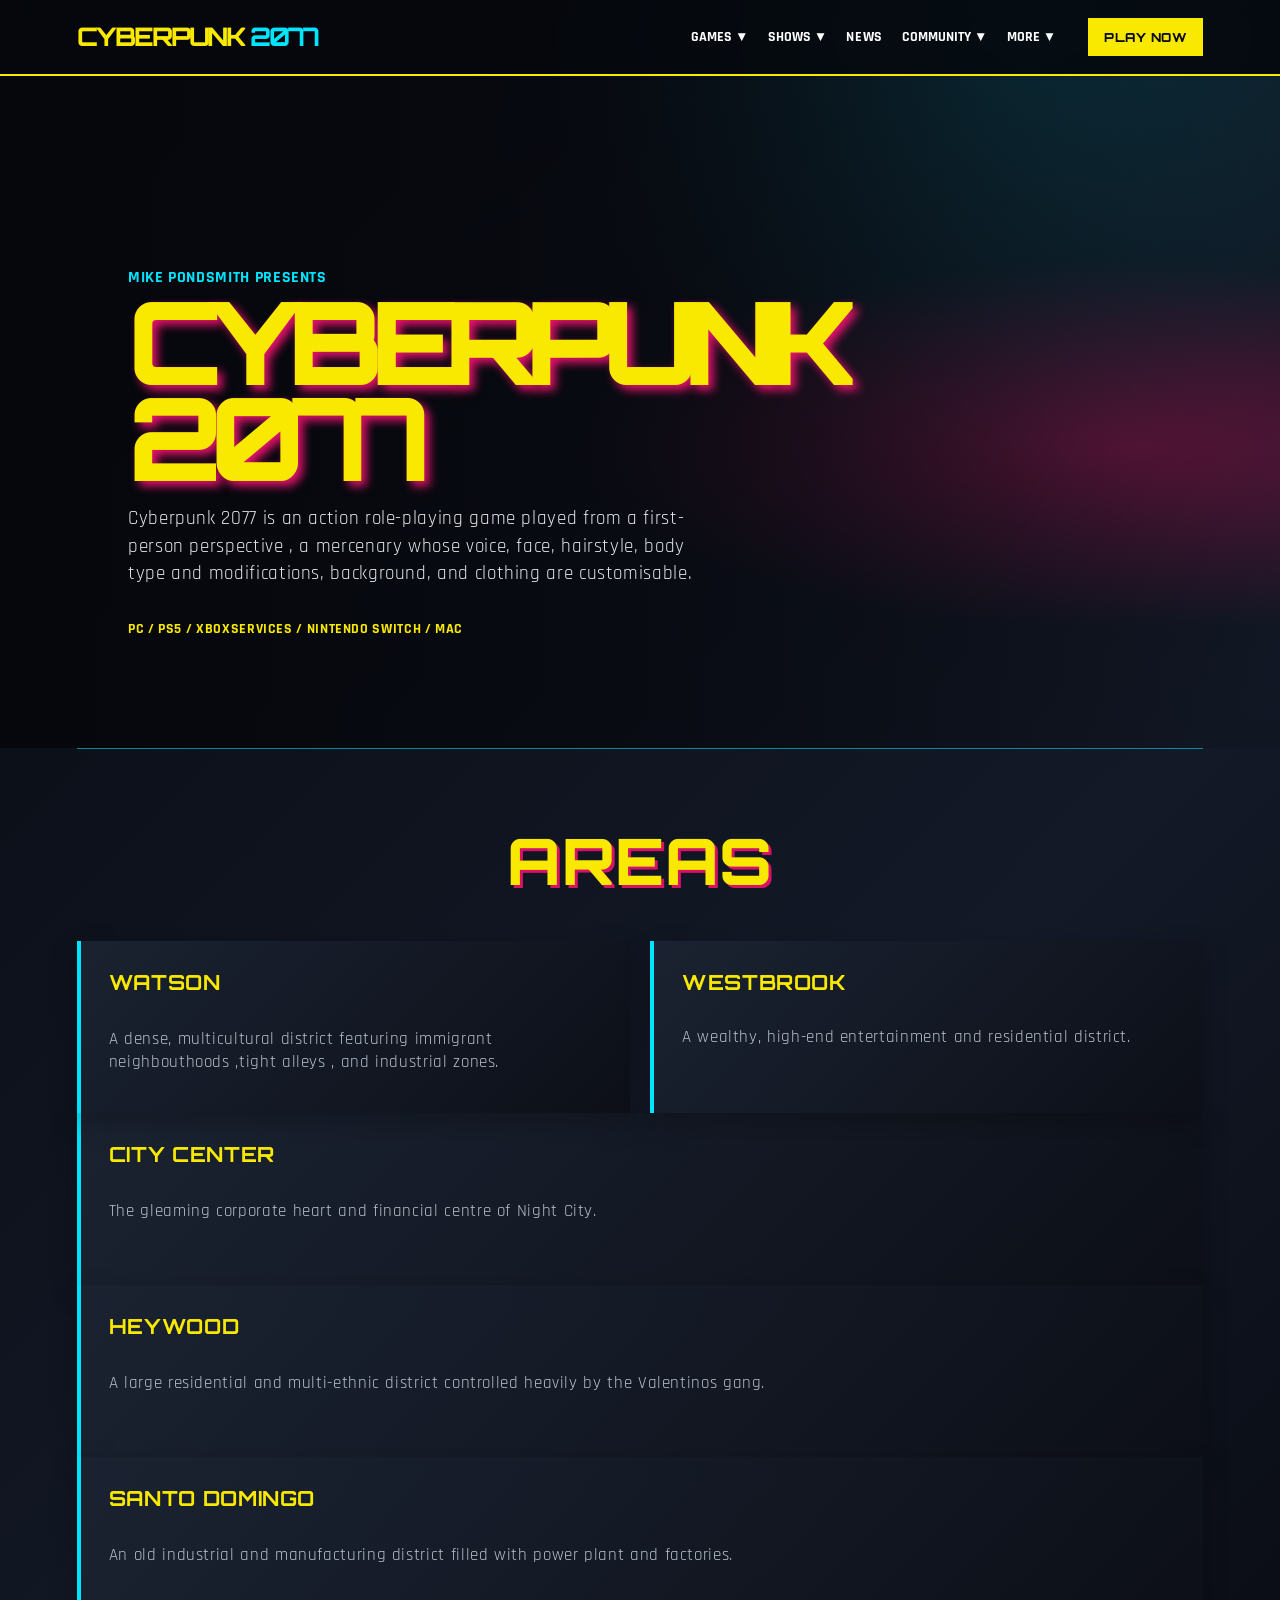
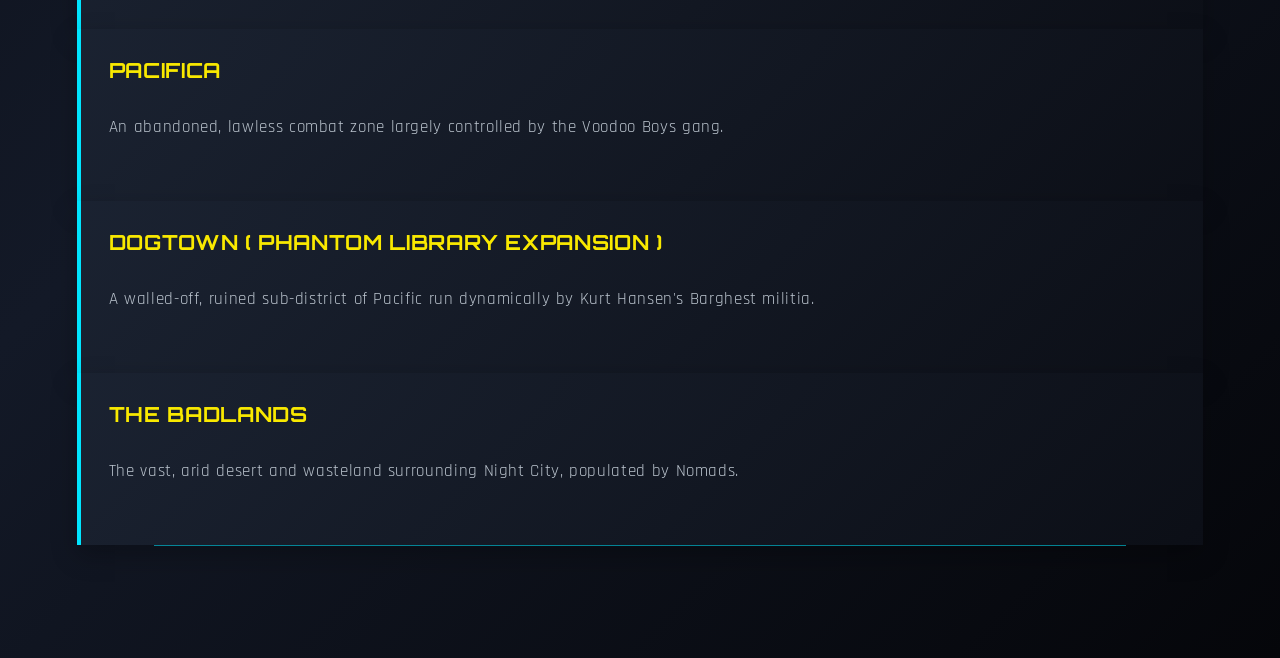
<file: home.html>
<!DOCTYPE html>
<html lang="en">
<head>
    <meta charset="UTF-8">
    <meta name="viewport" content="width=device-width, initial-scale=1.0">
    <title>Cyberpunk 2077</title>
    <link rel="stylesheet" href="home.css">
    <link rel="preconnect" href="https://fonts.googleapis.com">
<link rel="preconnect" href="https://fonts.gstatic.com" crossorigin>
</head>
<body id="top">
    <header>
        <a href="#top" class="a">CYBERPUNK <span class="s1">2077</span></a>
        <nav class="navbar">
            <div class="dropdown">
                <button class="dropbtn">GAMES ▼</button>
                <div class="dropdown-content">
                    <a href="#">Cyberpunk 2077</a>
                    <a href="file:///d%3A/CSI%20Tasks/task%201/Phantom%20Liberty.html">Phantom Liberty</a>
                </div>
            </div>
            <div class="dropdown">
                <button class="dropbtn">SHOWS ▼</button>
                <div class="dropdown-content">
                    <a href="https://www.youtube.com/watch?v=JtqIas3bYhg" >EDGERUNNERS</a>
                    <a href="https://www.youtube.com/watch?v=SyeHKMfswHk" >EDGERUNNERS 2</a>
                </div>
            </div>
            <a href="#characters">NEWS</a>
            <div class="dropdown">
                <button class="dropbtn">COMMUNITY ▼</button>
                <div class="dropdown-content">
                    <a href="#forums">FORUMS</a>
                    <a href="#discord">DISCORD</a>
                    <a href="#cosplay">COSPLAY GUIDES</a>
                    <a href="#build-planner">BUILD PLANNER</a>
                    <a href="#game-booklet">GAME BOOKLET</a>
                    <a href="#night-city-quiz">NIGHT CITY CHOOM QUIZ</a>
                </div>
            </div>
            <div class="dropdown">
                <button class="dropbtn">MORE ▼</button>
                <div class="dropdown-content">
                    <a href="#nintendo-switch">PLAY ON NINTENDO SWITCH<sup>TM</sup> 2</a>
                    <a href="#update">UPDATE 2.3</a>
                    <a href="#rewards">MY REWARDS</a>
                    <a href="#merchantise">MERCHANDISE</a>
                    <a href="#media">MEDIA</a>
                    <a href="#support">SUPPORT</a>
                    <a href="#projekt">CD PROJEKT RED</a>
                </div>
            </div>
        </nav>
        <div class="s2">
        <a href="#">PLAY NOW</a>
        <hr class=""l1>
        </div>
    </header>
    <section>
        <div class = "d1">
            <br><br><br>
            <span class = "s3">Mike Pondsmith Presents</span>
            <h1 class='t1'>Cyberpunk <br> 2077</h1>
            <p class = 'p1'>Cyberpunk 2077 is an action role-playing game played from a first-person perspective , a mercenary whose voice, face, hairstyle, body type and modifications, background, and clothing are customisable.</p>
            <p class = 'p2'>PC / PS5 / XBOXSERVICES / NINTENDO SWITCH / MAC</p>
        </div>
    </section>
    <hr class="l2">
    <section>
        <div class="d2">
        <p class="p3" id="areas">Areas</p>
        </div>
        <div class="c1">
            <div class="b1">
                <h2 class="f2">Watson</h2>
                <p>
                <br>
                A dense, multicultural district featuring immigrant neighbouthoods ,tight alleys , and industrial zones.
                </p>
            </div>
            <div class="b1">
                <h2 class="f2">Westbrook</h2>
                <br>
                <p>
                A wealthy, high-end entertainment and residential district.
                </p>
            </div>
            </div>
            <div class="b1">
                <h2 class="f2">City Center</h2>
                <p>
                <br>
                The gleaming corporate heart and financial centre of Night City.
            </div>
            <div class="b1">
                <h2 class="f2">Heywood</h2>
                <p>
                <br>
                A large residential and multi-ethnic district controlled heavily by the Valentinos gang.
                </p>
            </div>
            <div class="b1">
                <h2 class="f2">Santo Domingo</h2>
                <p>
                <br>
                An old industrial and manufacturing district filled with power plant and factories.
                </p>
            </div>
            <div class="b1">
                <h2 class="f2">Pacifica</h2>
                <p>
                <br>
                An abandoned, lawless combat zone largely controlled by the Voodoo Boys gang.
                </p>
            </div>
            </div>
            <div class="b1">
                <h2 class="f2">Dogtown ( Phantom Library Expansion )</h2>
                <p>
                <br>
                A walled-off, ruined sub-district of Pacific run dynamically by Kurt Hansen's Barghest militia.
                </p>
            </div>
            <div class="b1">
                <h2 class="f2">The Badlands</h2>
                <p>
                <br>
                The vast, arid desert and wasteland surrounding Night City, populated by Nomads.
                </p>
            </div>
            <hr class="'l1">
        </div>
</body>
</file>
<file: home.css>
@import url('https://fonts.googleapis.com/css2?family=Orbitron:wght@400;500;600;700;800;900&family=Rajdhani:wght@400;500;600;700&display=swap');

:root {
    --yellow: #f9e900;
    --cyan: #00e5ff;
    --ink: #080a10;
    --panel: #111621;
    --muted: #b9c2cc;
}

* {
    box-sizing: border-box;
}

html {
    scroll-behavior: smooth;
}

body {
    margin: 0;
    min-height: 100vh;
    color: #fff;
    background:
        radial-gradient(circle at 80% 0%, rgba(0, 229, 255, .18), transparent 30rem),
        linear-gradient(135deg, #080a10 0%, #131927 55%, #05060a 100%);
    font-family: 'Rajdhani', Arial, sans-serif;
    letter-spacing: .04em;
}

header {
    min-height: 76px;
    padding: 0 6vw;
    display: flex;
    align-items: center;
    gap: 2rem;
    background: rgba(5, 7, 12, .88);
    border-bottom: 2px solid var(--yellow);
    position: sticky;
    top: 0;
    z-index: 10;
    backdrop-filter: blur(10px);
}

a {
    color: inherit;
    text-decoration: none;
}

.a {
    color: var(--yellow);
    font: 800 clamp(1.25rem, 2vw, 1.8rem)/1 'Orbitron', sans-serif;
    letter-spacing: -.08em;
    white-space: nowrap;
}

.s1 { color: var(--cyan); }

.navbar {
    margin-left: auto;
    display: flex;
    gap: 1.2rem;
    align-items: center;
    font-weight: 700;
    font-size: .85rem;
}

.navbar a {
    transition: color .2s ease;
}

.navbar a:hover { color: var(--yellow); }

.s2 a {
    display: inline-block;
    padding: .7rem 1rem;
    color: var(--ink);
    background: var(--yellow);
    font: 800 .78rem 'Orbitron', sans-serif;
    letter-spacing: .04em;
    transition: transform .2s ease, background .2s ease;
}

.s2 a:hover {
    background: var(--cyan);
    transform: translateY(-2px);
}

.s2 hr { display: none; }

section:first-of-type {
    min-height: 570px;
    padding: 8rem 10vw 6rem;
    display: grid;
    align-items: center;
    background:
        linear-gradient(90deg, rgba(5, 7, 12, .96) 5%, rgba(5, 7, 12, .66) 50%, rgba(5, 7, 12, .1)),
        radial-gradient(ellipse at 88% 55%, rgba(221, 20, 100, .42), transparent 35rem);
}

.d1 { max-width: 680px; }

.s3 {
    color: var(--cyan);
    font-weight: 700;
    text-transform: uppercase;
}

.t1 {
    margin: .4rem 0 1rem;
    color: var(--yellow);
    font: 900 clamp(3.5rem, 9vw, 7.5rem)/.83 'Orbitron', sans-serif;
    letter-spacing: -.12em;
    text-transform: uppercase;
    text-shadow: 5px 5px 10px #e6126d;
}

.p1 {
    max-width: 570px;
    color: #e4e7ea;
    font-size: clamp(1rem, 1.7vw, 1.2rem);
    line-height: 1.45;
}

.p2 {
    margin-top: 2rem;
    color: var(--yellow);
    font-weight: 700;
    font-size: .85rem;
}

.l2, .l1, hr {
    border: 0;
    border-top: 1px solid rgba(0, 229, 255, .55);
    margin: 0 6vw;
}

section:nth-of-type(2) {
    padding: 5rem 6vw 7rem;
}

.d2 { text-align: center; }

.p3 {
    margin: 0 0 3rem;
    color: var(--yellow);
    font: 800 clamp(2rem, 5vw, 4rem)/1 'Orbitron', sans-serif;
    text-transform: uppercase;
    text-shadow: 3px 3px 0 #d81168;
}

.c1,
section:nth-of-type(2) > .b1 {
    max-width: 1160px;
    margin: 0 auto;
}

.c1 {
    display: grid;
    grid-template-columns: repeat(2, minmax(0, 1fr));
    gap: 1.25rem;
}

.c1 + .b1,
.c1 ~ .b1 {
    margin-top: 1.25rem;
}

.b1 {
    min-height: 172px;
    padding: 1.75rem;
    background: linear-gradient(135deg, rgba(27, 35, 50, .94), rgba(12, 15, 23, .94));
    border-left: 4px solid var(--cyan);
    box-shadow: 0 10px 24px rgba(0, 0, 0, .25);
    transition: transform .2s ease, border-color .2s ease;
}

.b1:hover {
    border-color: var(--yellow);
    transform: translateY(-5px);
}

.f2 {
    margin: 0;
    color: var(--yellow);
    font: 700 1.3rem 'Orbitron', sans-serif;
    text-transform: uppercase;
}

.b1 p {
    margin: .65rem 0 0;
    color: var(--muted);
    font-size: 1.05rem;
    line-height: 1.35;
}

@media (max-width: 800px) {
    header { padding: 1rem 5vw; flex-wrap: wrap; gap: 1rem; }
    .navbar { order: 3; width: 100%; overflow-x: auto; margin-left: 0; padding-bottom: .2rem; }
    .s2 { margin-left: auto; }
    section:first-of-type { min-height: 500px; padding: 6rem 7vw 4rem; }
    section:nth-of-type(2) { padding: 4rem 5vw; }
    .c1 { grid-template-columns: 1fr; }
}

@media (max-width: 460px) {
    .navbar { gap: .8rem; font-size: .72rem; }
    .s2 a { padding: .6rem .7rem; font-size: .65rem; }
    .b1 { padding: 1.25rem; }
}

.dropdown {
    position: relative;
}

.dropbtn {
    padding: 0;
    border: none;
    color: white;
    background: transparent;
    font: inherit;
    font-weight: 700;
    cursor: pointer;
}

.dropdown-content {
    position: absolute;
    top: 28px;
    left: 0;
    display: none;
    min-width: 190px;
    z-index: 20;
    overflow: hidden;
    background: #111621;
    border-left: 3px solid #f9e900;
    box-shadow: 0 12px 25px rgba(0, 0, 0, .45);
}

.dropdown-content a {
    display: block;
    padding: 12px 16px;
    white-space: nowrap;
}

.dropdown-content a:hover {
    color: #080a10;
    background: #f9e900;
}

/* Show menu when Games is clicked or selected with the keyboard */
.dropdown:focus-within .dropdown-content {
    display: block;
}
</file>
